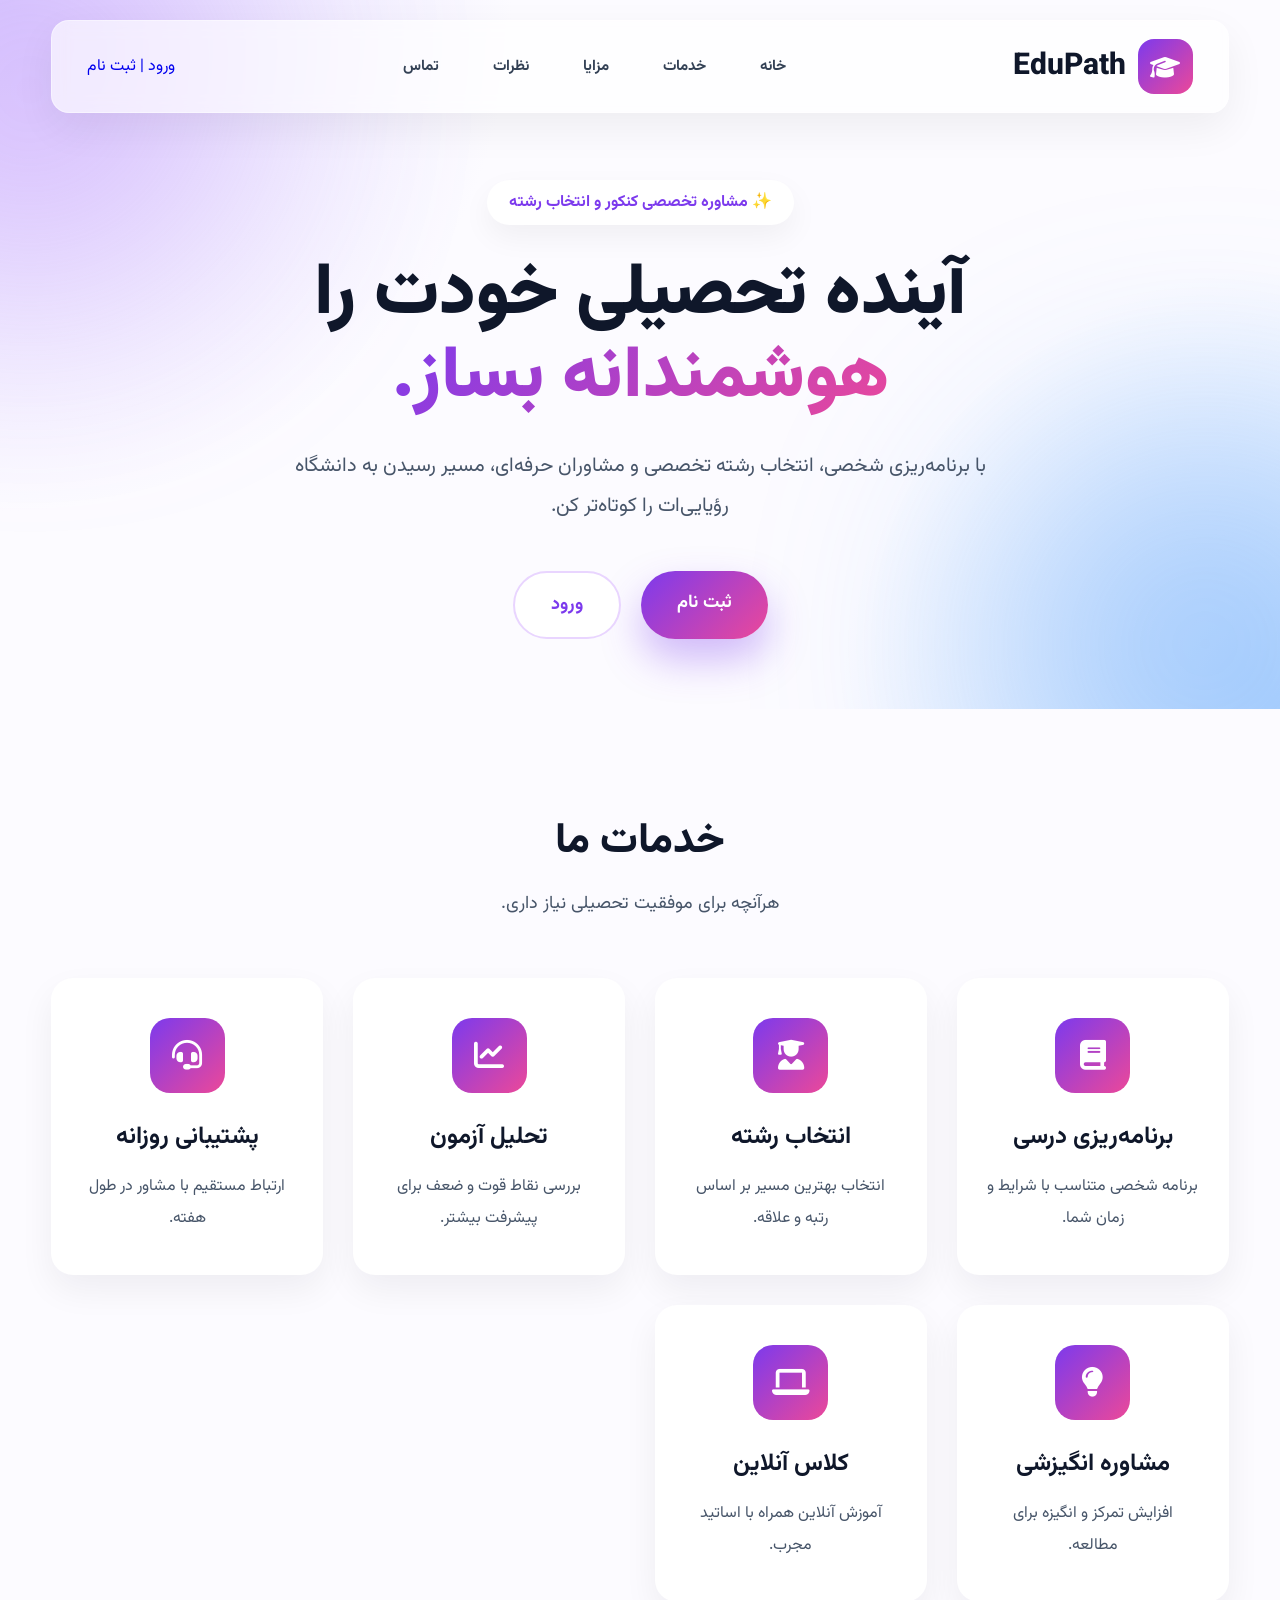
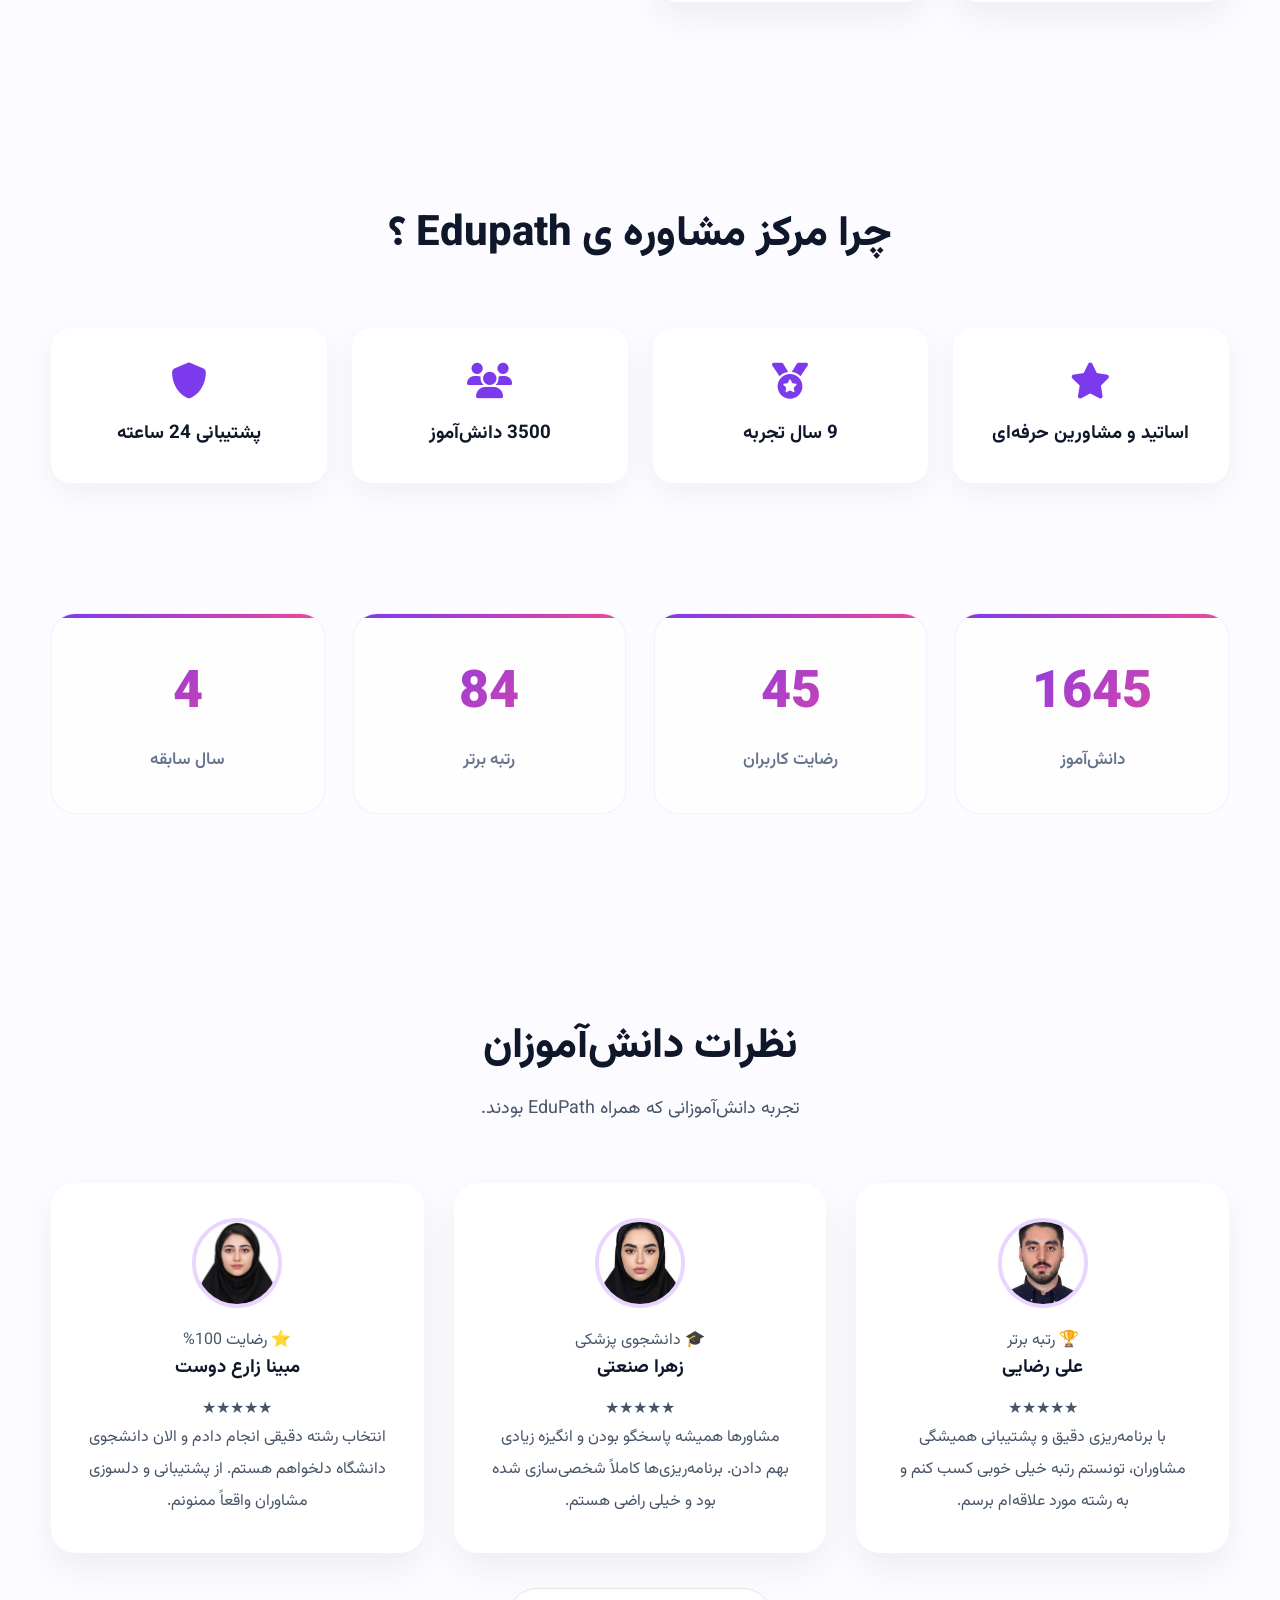
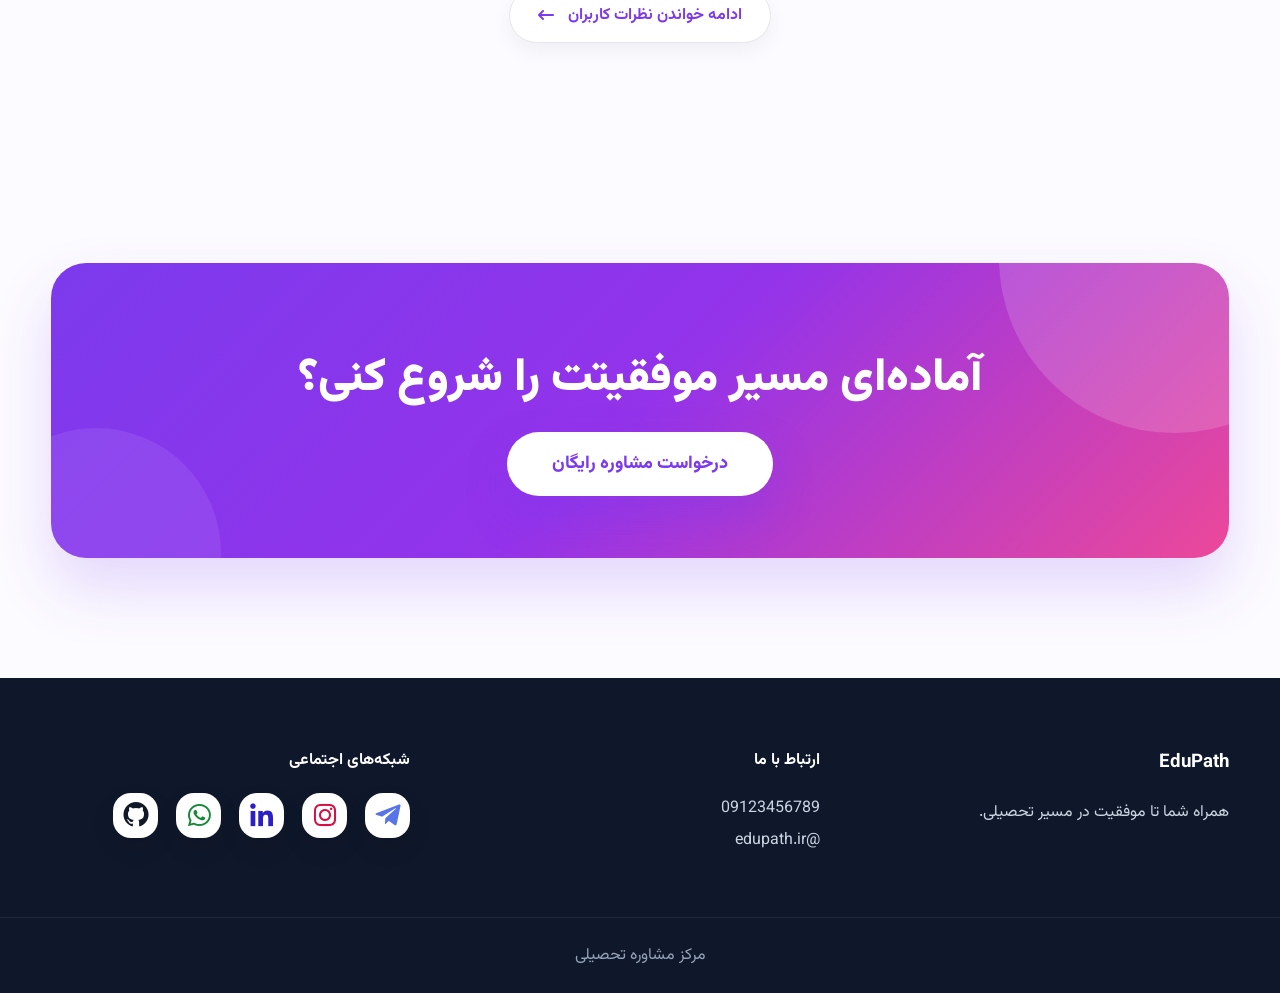
<file: index.html>
<!DOCTYPE html>
<html lang="fa" dir="rtl">

<head>
    <meta charset="UTF-8">
    <meta name="viewport" content="width=device-width, initial-scale=1.0">
    <title>مشاوره</title>
    <!-- Vazirmatn -->
    <link rel="preconnect" href="https://fonts.googleapis.com">
    <link rel="preconnect" href="https://fonts.gstatic.com" crossorigin>
<link href='https://unpkg.com/boxicons@2.1.4/css/boxicons.min.css' rel='stylesheet'>
    <link href="https://fonts.googleapis.com/css2?family=Vazirmatn:wght@300;400;500;700;800&display=swap"
        rel="stylesheet">
    <!-- Font Awesome -->
    <link rel="stylesheet"
        href="https://cdnjs.cloudflare.com/ajax/libs/font-awesome/6.6.0/css/all.min.css">
    <link rel="stylesheet" href="css/style.css">
    <link
  rel="stylesheet"
  href="https://cdn.jsdelivr.net/npm/swiper@11/swiper-bundle.min.css"
/>
</head>
<body>
    <!--start navbar  and header -->
    <header id="header">
        <div class="container">
            <a href="#" class="logo">
                <i class="fa-solid fa-graduation-cap"></i>
                EduPath
            </a>
            <nav>
                <ul class="nav-links">
                    <li><a href="#home">خانه</a></li>
                    <li><a href="#services">خدمات</a></li>
                    <li><a href="#features">مزایا</a></li>
                    <li><a href="#testimonials">نظرات</a></li>
                    <li><a href="#contact">تماس</a></li>
                </ul>
            </nav>
            <div class="header-actions">
    <a href="login.html" class="login-btn">
        ورود |
    </a>
    <a href="register.html" class="register-btn">
        ثبت نام
    </a>
</div>
            <button class="menu-btn">
                <i class="fa-solid fa-bars"></i>
            </button>
        </div>
    </header>
<!-- end navbar  -->
    <!-- start  hero -->

    <section class="hero" id="home">
        <div class="container hero-container">
            <div class="hero-text">
                <span class="badge">
                    ✨ مشاوره تخصصی کنکور و انتخاب رشته
                </span>
                <h1>
                    آینده تحصیلی خودت را
                    <span>هوشمندانه بساز.</span>
                </h1>
                <p>
                    با برنامه‌ریزی شخصی، انتخاب رشته تخصصی و مشاوران حرفه‌ای،
                    مسیر رسیدن به دانشگاه رؤیایی‌ات را کوتاه‌تر کن.
                </p>
                <div class="hero-buttons">

    <a href="register.html" class="btn primary">
        ثبت نام
    </a>

    <a href="login.html" class="btn secondary">
        ورود
    </a>

</div>
            </div>
        </div>
    </section>

    <!--START SERVICES-->
    <section class="services" id="services">
        <div class="container">
            <div class="section-title">
                <h2>خدمات ما</h2>
                <p>
                    هرآنچه برای موفقیت تحصیلی نیاز داری.
                </p>
            </div>
            <div class="service-grid">
                <div class="card">
                    <i class="fa-solid fa-book"></i>
                    <h3>برنامه‌ریزی درسی</h3>
                    <p>
                        برنامه شخصی متناسب با شرایط و زمان شما.
                    </p>
                </div>
                <div class="card">
                    <i class="fa-solid fa-user-graduate"></i>
                    <h3>انتخاب رشته</h3>
                    <p>
                        انتخاب بهترین مسیر بر اساس رتبه و علاقه.
                    </p>
                </div>
                <div class="card">
                    <i class="fa-solid fa-chart-line"></i>
                    <h3>تحلیل آزمون</h3>
                    <p>
                        بررسی نقاط قوت و ضعف برای پیشرفت بیشتر.
                    </p>
                </div>
                <div class="card">
                    <i class="fa-solid fa-headset"></i>
                    <h3>پشتیبانی روزانه</h3>
                    <p>
                        ارتباط مستقیم با مشاور در طول هفته.
                    </p>
                </div>
                <div class="card">
                    <i class="fa-solid fa-lightbulb"></i>
                    <h3>مشاوره انگیزشی</h3>
                    <p>
                        افزایش تمرکز و انگیزه برای مطالعه.
                    </p>
                </div>
                <div class="card">
                    <i class="fa-solid fa-laptop"></i>
                    <h3>کلاس آنلاین</h3>
                    <p>
                        آموزش آنلاین همراه با اساتید مجرب.
                    </p>
                </div>
            </div>
        </div>
    </section>
    <!--START FEATURES -->
    <section class="features" id="features">
        <div class="container">
            <div class="section-title">
                <h2>
  چرا  مرکز مشاوره ی Edupath ؟
                </h2>
            </div>
            <div class="feature-grid">
                <div class="feature">
                    <i class="fa-solid fa-star"></i>
                    <h3>اساتید  و مشاورین حرفه‌ای</h3>
                </div>
                <div class="feature">
                    <i class="fa-solid fa-medal"></i>
                    <h3>9 سال تجربه</h3>
                </div>
                <div class="feature">
                    <i class="fa-solid fa-users"></i>
                    <h3>3500 دانش‌آموز</h3>
                </div>
                <div class="feature">
                    <i class="fa-solid fa-shield"></i>
                    <h3> پشتیبانی 24 ساعته</h3>
                </div>
            </div>
        </div>
    </section>
    <!--start stats -->
    <section class="stats">
        <div class="container">
            <div class="stat">
                <h2>3500+</h2>
                <span>دانش‌آموز</span>
            </div>
            <div class="stat">
                <h2>96%</h2>
                <span>رضایت کاربران</span>
            </div>
            <div class="stat">
                <h2>180+</h2>
                <span>رتبه برتر</span>
            </div>
            <div class="stat">
                <h2>9</h2>
                <span>سال سابقه</span>
            </div>
        </div>
    </section>

    <!-- START TESTIMONIAL -->
<section class="testimonials" id="testimonials">
    <div class="container">
        <div class="section-title">
            <h2>نظرات دانش‌آموزان</h2>
            <p>
                تجربه دانش‌آموزانی که همراه EduPath بودند.
            </p>
        </div>
        <div class="testimonial-grid">
            <div class="review">
                <img src="images/علی.jpg" alt="علی رضایی">
                <span class="review-badge">
                    🏆 رتبه برتر
                </span>
                <h3>علی رضایی</h3>
                <div class="stars">
                    ★★★★★
                </div>
                <p>
                    با برنامه‌ریزی دقیق و پشتیبانی همیشگی مشاوران،
                    تونستم رتبه خیلی خوبی کسب کنم و به رشته مورد علاقه‌ام برسم.
                </p>
            </div>
            <div class="review">
                <img src="images/زهرا.jpg" alt="زهرا صنعتی">
                <span class="review-badge">
                    🎓 دانشجوی پزشکی
                </span>
                <h3>زهرا صنعتی</h3>
                <div class="stars">
                    ★★★★★
                </div>
                <p>
                    مشاورها همیشه پاسخگو بودن و انگیزه زیادی بهم دادن.
                    برنامه‌ریزی‌ها کاملاً شخصی‌سازی شده بود و خیلی راضی هستم.
                </p>
            </div>
            <div class="review">
                <img src="images/مبینا.jpg" alt="مبینا زارع">
                <span class="review-badge">
                    ⭐ رضایت 100%
                </span>
                <h3>مبینا زارع دوست</h3>
                <div class="stars">
                    ★★★★★
                </div>
                <p>
                    انتخاب رشته دقیقی انجام دادم و الان دانشجوی دانشگاه
                    دلخواهم هستم. از پشتیبانی و دلسوزی مشاوران واقعاً ممنونم.
                </p>
            </div>
        </div>
        <div class="reviews-more">
    <a href="reviews.html">
        ادامه خواندن نظرات کاربران
        <i class="fa-solid fa-arrow-left-long"></i>
    </a>
</div>
    </div>
</section>
    <!-- end TESTIMONIAL -->
    <!--start cta -->
    <section class="cta">
        <div class="container">
            <h2>
                آماده‌ای مسیر موفقیتت را شروع کنی؟
            </h2>
            <a href="#" class="btn primary">
                درخواست مشاوره رایگان
            </a>
        </div>
    </section>
    <!-- end cta -->

    <!-- start FOOTER -->
    <footer id="contact">
        <div class="container">
            <div>
                <h3>EduPath</h3>
                <p>
                    همراه شما تا موفقیت در مسیر تحصیلی.
                </p>
            </div>
            <div>
                <h4>ارتباط با ما</h4>
                <p>09123456789</p>
                <p>@edupath.ir</p>
            </div>
           <div>
    <h4>شبکه‌های اجتماعی</h4>
    <div class="socials">
        <ul>
            <li>
                <a href="#">
                    <i class='bx bxl-telegram telegram-icon'></i>
                </a>
            </li>
            <li>
                <a href="#">
                    <i class='bx bxl-instagram instagram-icon'></i>
                </a>
            </li>

            <li>
                <a href="#">
                    <i class='bx bxl-linkedin linkedin-icon'></i>
                </a>
            </li>

            <li>
                <a href="#">
                    <i class='bx bxl-whatsapp whatsapp-icon'></i>
                </a>
            </li>
            <li>
                <a href="#">
                    <i class='bx bxl-github github-icon'></i>
                </a>
            </li>
        </ul>
    </div>
</div>
        </div>
        <div class="copyright">
            مرکز مشاوره تحصیلی 
        </div>
    </footer>
    <!-- enf footer -->

    <script src="https://cdn.jsdelivr.net/npm/swiper@11/swiper-bundle.min.js"></script>
<script src="js/script.js"></script>
<script src="js/auth.js"></script>

</body>
</html>
</file>
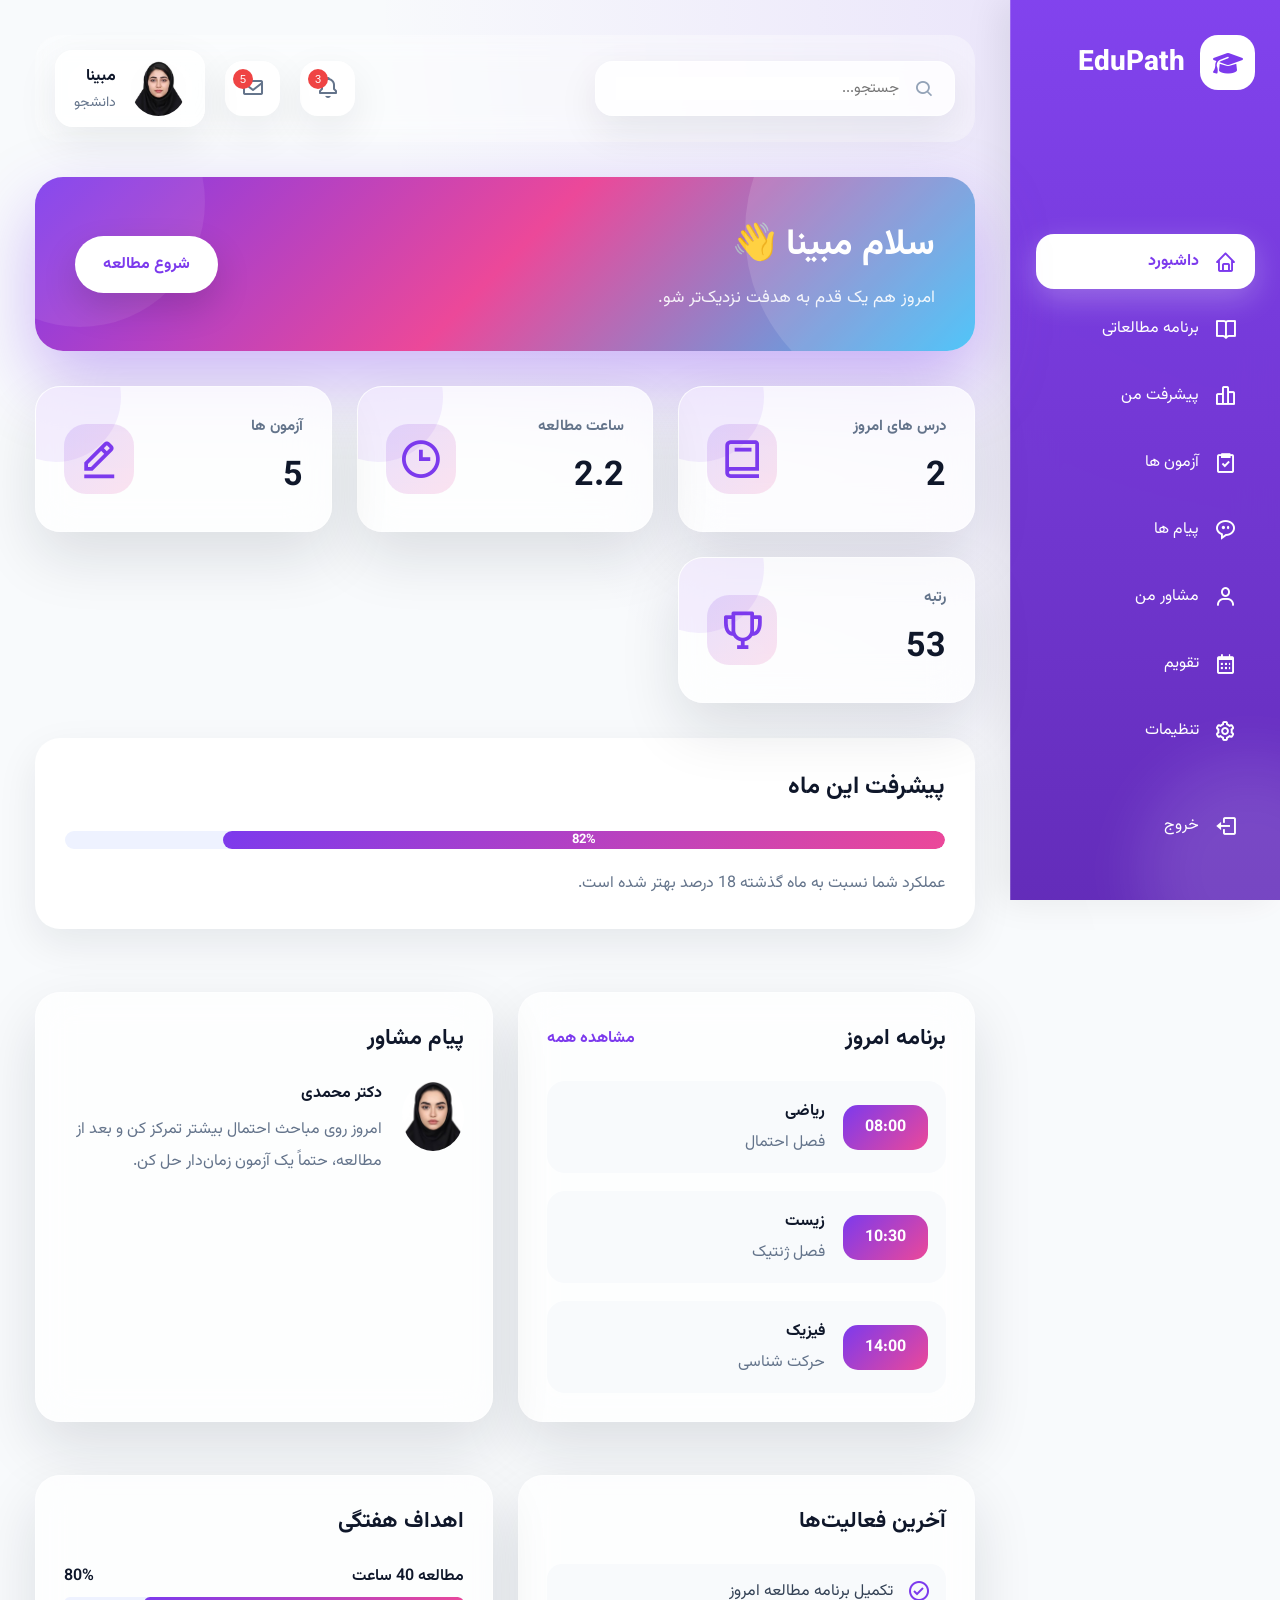
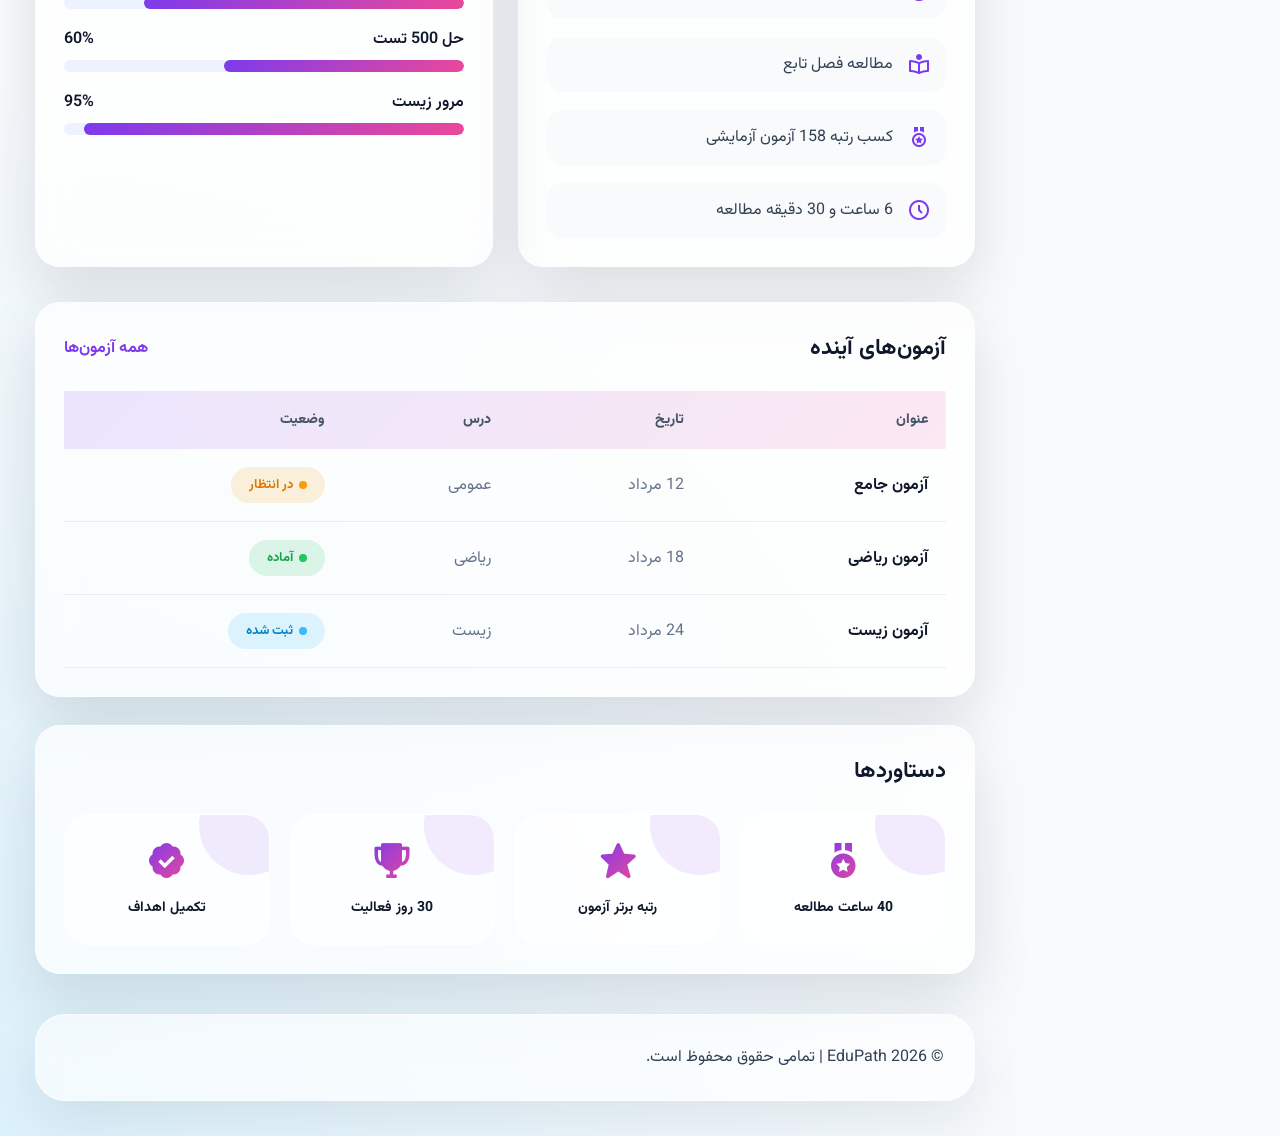
<file: dashboard.html>
<!DOCTYPE html>
<html lang="fa" dir="rtl">
<head>
    <meta charset="UTF-8">
    <meta name="viewport" content="width=device-width, initial-scale=1.0">
    <title>داشبورد | EduPath</title>
    <!-- Font -->
    <link rel="preconnect" href="https://fonts.googleapis.com">
    <link rel="preconnect" href="https://fonts.gstatic.com" crossorigin>
    <link href="https://fonts.googleapis.com/css2?family=Vazirmatn:wght@300;400;500;700;800;900&display=swap"
        rel="stylesheet">
    <link rel="stylesheet"
        href="https://cdnjs.cloudflare.com/ajax/libs/font-awesome/6.7.2/css/all.min.css">
    <!-- Boxicons -->
    <link href='https://unpkg.com/boxicons@2.1.4/css/boxicons.min.css' rel='stylesheet'>
    <!-- CSS -->
<link rel="stylesheet" href="css/dashboard.css">
<link rel="stylesheet" href="css/dashboard-premium.css">
</head>
<body>
<div class="dashboard">
<!-- SIDEBAR-->
<aside class="sidebar">
<div class="logo">
<i class="fa-solid fa-graduation-cap"></i>
<h2>EduPath</h2>
</div>
<ul class="menu">
<li class="active">
<a href="#">
<i class='bx bx-home'></i>
<span>داشبورد</span>
</a>
</li>
<li>
<a href="#">
<i class='bx bx-book-open'></i>
<span>برنامه مطالعاتی</span>
</a>
</li>
<li>
<a href="#">
<i class='bx bx-bar-chart-alt-2'></i>
<span>پیشرفت من</span>
</a>
</li>
<li>
<a href="#">
<i class='bx bx-task'></i>
<span>آزمون ها</span>
</a>
</li>
<li>
<a href="#">
<i class='bx bx-message-rounded-dots'></i>
<span>پیام ها</span>
</a>
</li>
<li>
<a href="#">
<i class='bx bx-user'></i>
<span>مشاور من</span>
</a>
</li>
<li>
<a href="#">
<i class='bx bx-calendar'></i>
<span>تقویم</span>
</a>
</li>
<li>
<a href="#">
<i class='bx bx-cog'></i>
<span>تنظیمات</span>
</a>
</li>
<li class="logout">
<a href="#">
<i class='bx bx-log-out'></i>
<span>خروج</span>
</a>
</li>
</ul>
</aside>
<main class="main-content">
<!-- HEADER -->
<header class="topbar">
<div class="search-box">
<i class='bx bx-search'></i>
<input
type="text"
placeholder="جستجو...">
</div>
<div class="top-actions">
<button>
<i class='bx bx-bell'></i>
<span class="notification">3</span>
</button>
<button>
<i class='bx bx-envelope'></i>
<span class="notification">5</span>
</button>
<div class="profile">
<img src="images/مبینا.jpg" alt="">
<div>
<h4>مبینا</h4>
<p>دانشجو</p>
</div>
</div>
</div>
</header>
<!-- WELCOME -->
<section class="welcome">
<div>
<h1>
سلام مبینا 👋
</h1>
<p>
امروز هم یک قدم به هدفت نزدیک‌تر شو.
</p>
</div>
<a href="#" class="study-btn">
شروع مطالعه
</a>
</section>
<!-- CARDS -->
<section class="cards">
<div class="card">
<div>
<h3>
درس های امروز
</h3>
<h2>
5
</h2>
</div>
<i class='bx bx-book'></i>
</div>
<div class="card">
<div>
<h3>
ساعت مطالعه
</h3>
<h2>
6.5
</h2>
</div>
<i class='bx bx-time'></i>
</div>
<div class="card">
<div>
<h3>
آزمون ها
</h3>
<h2>
12
</h2>
</div>
<i class='bx bx-edit-alt'></i>
</div>
<div class="card">
<div>
<h3>رتبه
</h3>
<h2>
158
</h2>
</div>
<i class='bx bx-trophy'></i>
</div>
</section>
<!-- PROGRESS -->
<section class="progress-section">
<div class="progress-card">
<h2>
پیشرفت این ماه
</h2>
<div class="progress-bar">
<div class="progress">
82%
</div>
</div>
<p>
عملکرد شما نسبت به ماه گذشته
18 درصد بهتر شده است.
</p>
</div>
        </section>
        <!-- 
             CONTENT GRID-->

        <section class="dashboard-grid">
            <div class="dashboard-card">
                <div class="card-header">
                    <h2>برنامه امروز</h2>
                    <a href="#">مشاهده همه</a>
                </div>
                <div class="schedule">
                    <div class="schedule-item">
                        <div class="time">
                            08:00
                        </div>
                        <div class="lesson">
                            <h4>ریاضی</h4>
                            <p>فصل احتمال</p>
                        </div>
                    </div>

                    <div class="schedule-item">
                        <div class="time">
                            10:30
                        </div>
                        <div class="lesson">
                            <h4>زیست</h4>
                            <p>فصل ژنتیک</p>
                        </div>
                    </div>
                    <div class="schedule-item">
                        <div class="time">
                            14:00
                        </div>
                        <div class="lesson">
                            <h4>فیزیک</h4>
                            <p>حرکت شناسی</p>
                        </div>
                    </div>
                </div>
            </div>
            <!-- پیام مشاور -->
            <div class="dashboard-card">
                <div class="card-header">
                    <h2>پیام مشاور</h2>
                </div>
                <div class="advisor-box">
                    <img src="images/زهرا.jpg" alt="Advisor">
                    <div>
                        <h4>دکتر محمدی</h4>
                        <p>
                            امروز روی مباحث احتمال بیشتر تمرکز کن و بعد از مطالعه، حتماً یک آزمون زمان‌دار حل کن.
                     </p>
                    </div>
                </div>
            </div>
            <div class="dashboard-card">
                <div class="card-header">
                    <h2>آخرین فعالیت‌ها</h2>
                </div>
                <ul class="activity-list">
                    <li>
                        <i class='bx bx-check-circle'></i>
                        تکمیل برنامه مطالعه امروز
                    </li>

                    <li>
                        <i class='bx bx-book-reader'></i>
                        مطالعه فصل تابع
                    </li>
                    <li>
                        <i class='bx bx-medal'></i>
                        کسب رتبه 158 آزمون آزمایشی
                    </li>
                    <li>
                        <i class='bx bx-time-five'></i>
                        6 ساعت و 30 دقیقه مطالعه
                    </li>
                </ul>
            </div>
            <div class="dashboard-card">
                <div class="card-header">
                    <h2>اهداف هفتگی</h2>
                </div>
                <div class="goal">
                    <span>مطالعه 40 ساعت</span>
                    <span>80%</span>
                </div>
                <div class="goal-bar">
                    <div style="width:80%"></div>
                </div>
                <div class="goal">
                    <span>حل 500 تست</span>
                    <span>60%</span>
                </div>
                <div class="goal-bar">
                    <div style="width:60%"></div>
                </div>
                <div class="goal">
                    <span>مرور زیست</span>
                    <span>95%</span>
                </div>
                <div class="goal-bar">
                    <div style="width:95%"></div>
                </div>
            </div>
        </section>
        <!--  EXAMS-->

        <section class="dashboard-card table-card">
            <div class="card-header">
                <h2>آزمون‌های آینده</h2>
                <a href="#">همه آزمون‌ها</a>
            </div>
            <table>
                <thead>
                    <tr>
                        <th>عنوان</th>
                        <th>تاریخ</th>
                        <th>درس</th>
                        <th>وضعیت</th>
                    </tr>
                </thead>
                <tbody>
                    <tr>
                        <td>آزمون جامع</td>
                        <td>12 مرداد</td>
                        <td>عمومی</td>
                        <td>
                            <span class="status waiting">
                                در انتظار
                         </span>
                        </td>
                    </tr>
                    <tr>
                        <td>آزمون ریاضی</td>
                        <td>18 مرداد</td>
                        <td>ریاضی</td>
                        <td>
                            <span class="status ready">
                                آماده
                            </span>
                        </td>
                    </tr>
                    <tr>
                        <td>آزمون زیست</td>
                        <td>24 مرداد</td>
                        <td>زیست</td>
                        <td>
                            <span class="status done">
                                ثبت شده
                            </span>
                        </td>
                    </tr>
                </tbody>
            </table>
        </section>
        <!-- ACHIEVEMENTS-->
        <section class="dashboard-card">
            <div class="card-header">
                <h2>دستاوردها</h2>
            </div>
            <div class="achievements">
                <div class="achievement">
                    <i class='bx bxs-medal'></i>
                    <h3>40 ساعت مطالعه</h3>
                </div>
                <div class="achievement">
                    <i class='bx bxs-star'></i>
                    <h3>رتبه برتر آزمون</h3>
                </div>
                <div class="achievement">
                    <i class='bx bxs-trophy'></i>
                    <h3>30 روز فعالیت</h3>
                </div>
                <div class="achievement">
                    <i class='bx bxs-badge-check'></i>
                    <h3>تکمیل اهداف</h3>
                </div>
            </div>
        </section>
        <!--START FOOTER-->
        <footer class="dashboard-footer">
            <p>
                © 2026 EduPath | تمامی حقوق محفوظ است.
            </p>
        </footer>
    </main>
</div>
<script src="js/dashboard.js"></script>
</body>
</html>
</file>
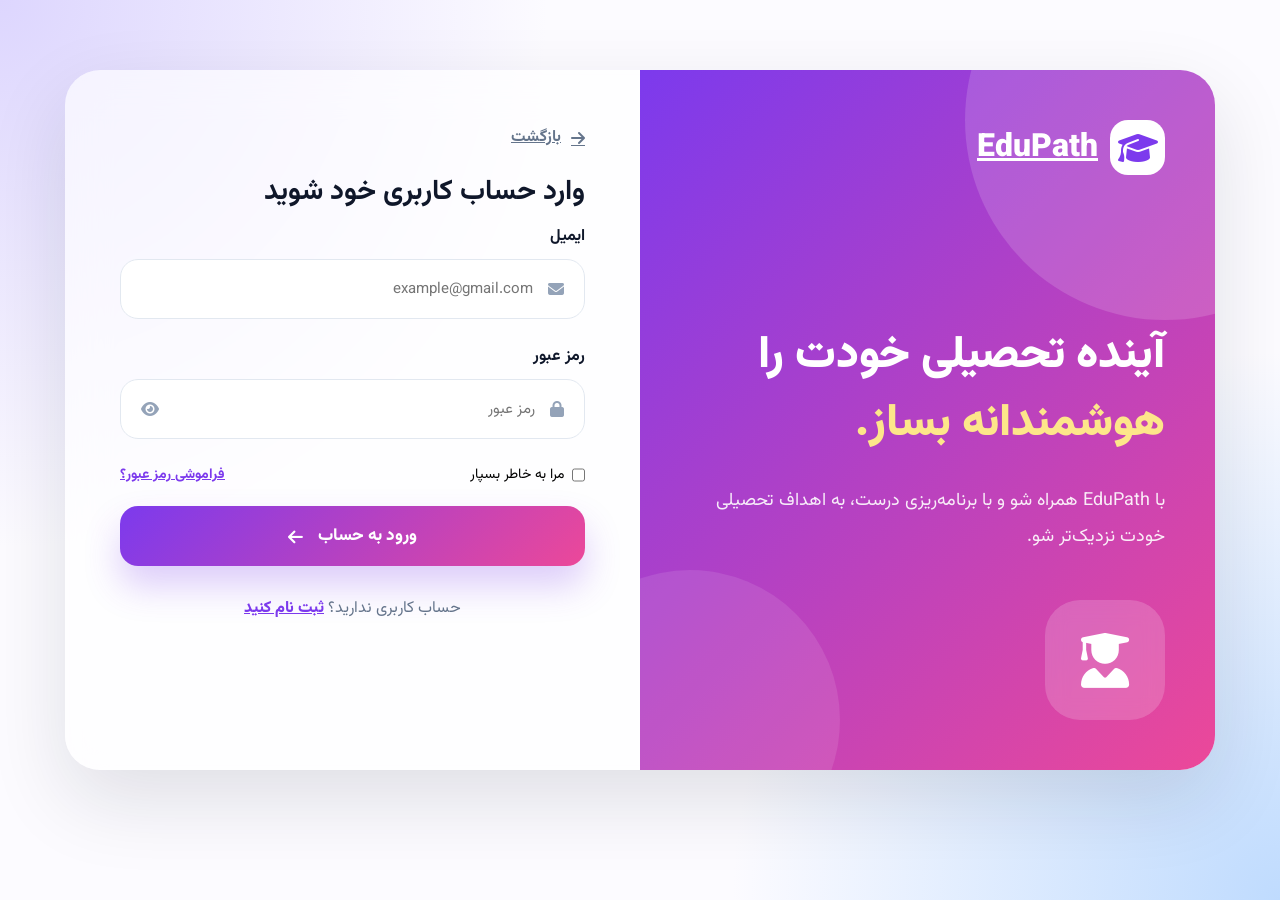
<file: login.html>
<!DOCTYPE html>
<html lang="fa" dir="rtl">
<head>
    <meta charset="UTF-8">
    <meta name="viewport" content="width=device-width, initial-scale=1.0">
    <title>ورود | EduPath</title>
    <!-- Font -->
    <link rel="preconnect" href="https://fonts.googleapis.com">
    <link rel="preconnect" href="https://fonts.gstatic.com" crossorigin>
    <link href="https://fonts.googleapis.com/css2?family=Vazirmatn:wght@400;500;700;800;900&display=swap" rel="stylesheet">
    <!-- Font Awesome -->
    <link rel="stylesheet"
        href="https://cdnjs.cloudflare.com/ajax/libs/font-awesome/6.6.0/css/all.min.css">
    <!-- Auth CSS -->
    <link rel="stylesheet" href="css/auth.css">
</head>
<body>
<div class="auth-container">
    <div class="auth-banner">
        <a href="index.html" class="auth-logo">
            <i class="fa-solid fa-graduation-cap"></i>EduPath
        </a>
        <div class="banner-content">
            <h1>
                آینده تحصیلی خودت را
                <span>هوشمندانه بساز.</span>
            </h1>
            <p>
                با EduPath همراه شو و با برنامه‌ریزی درست،
                به اهداف تحصیلی خودت نزدیک‌تر شو.
            </p>
            <div class="banner-icon">
                <i class="fa-solid fa-user-graduate"></i>
            </div>
        </div>
    </div>
    <!-- RIGHT SIDE -->
    <div class="auth-box">
        <a href="index.html" class="back-home">
            <i class="fa-solid fa-arrow-right"></i>
            بازگشت
        </a>
        <div class="form-header">
            <h2>
                وارد حساب کاربری خود شوید
            </h2>
        </div>

        <form id="loginForm">
            <div class="input-group">
                <label>
                    ایمیل
                </label>
                <div class="input-box">
                    <i class="fa-solid fa-envelope"></i>
                    <input 
                    type="email"
                    id="email"
                    placeholder="example@gmail.com">
                </div>
            </div>
            <div class="input-group">
                <label>
                    رمز عبور
                </label>
                <div class="input-box">
                    <i class="fa-solid fa-lock"></i>
                    <input 
                    type="password"
                    id="password"
                    placeholder="رمز عبور">
                    <i class="fa-solid fa-eye toggle-password"></i>
                </div>
            </div>

            <div class="form-options">
                <label class="remember">
                    <input type="checkbox">
                    مرا به خاطر بسپار
                </label>
                <a href="#">
                    فراموشی رمز عبور؟
                </a>
            </div>
            <button class="auth-btn">
                ورود به حساب
                <i class="fa-solid fa-arrow-left"></i>
            </button>
            <div class="switch-page">
                حساب کاربری ندارید؟
                <a href="register.html">
                    ثبت نام کنید
                </a>
            </div>
        </form>
    </div>
</div>
<script src="js/auth.js"></script>
</body>
</html>
</file>
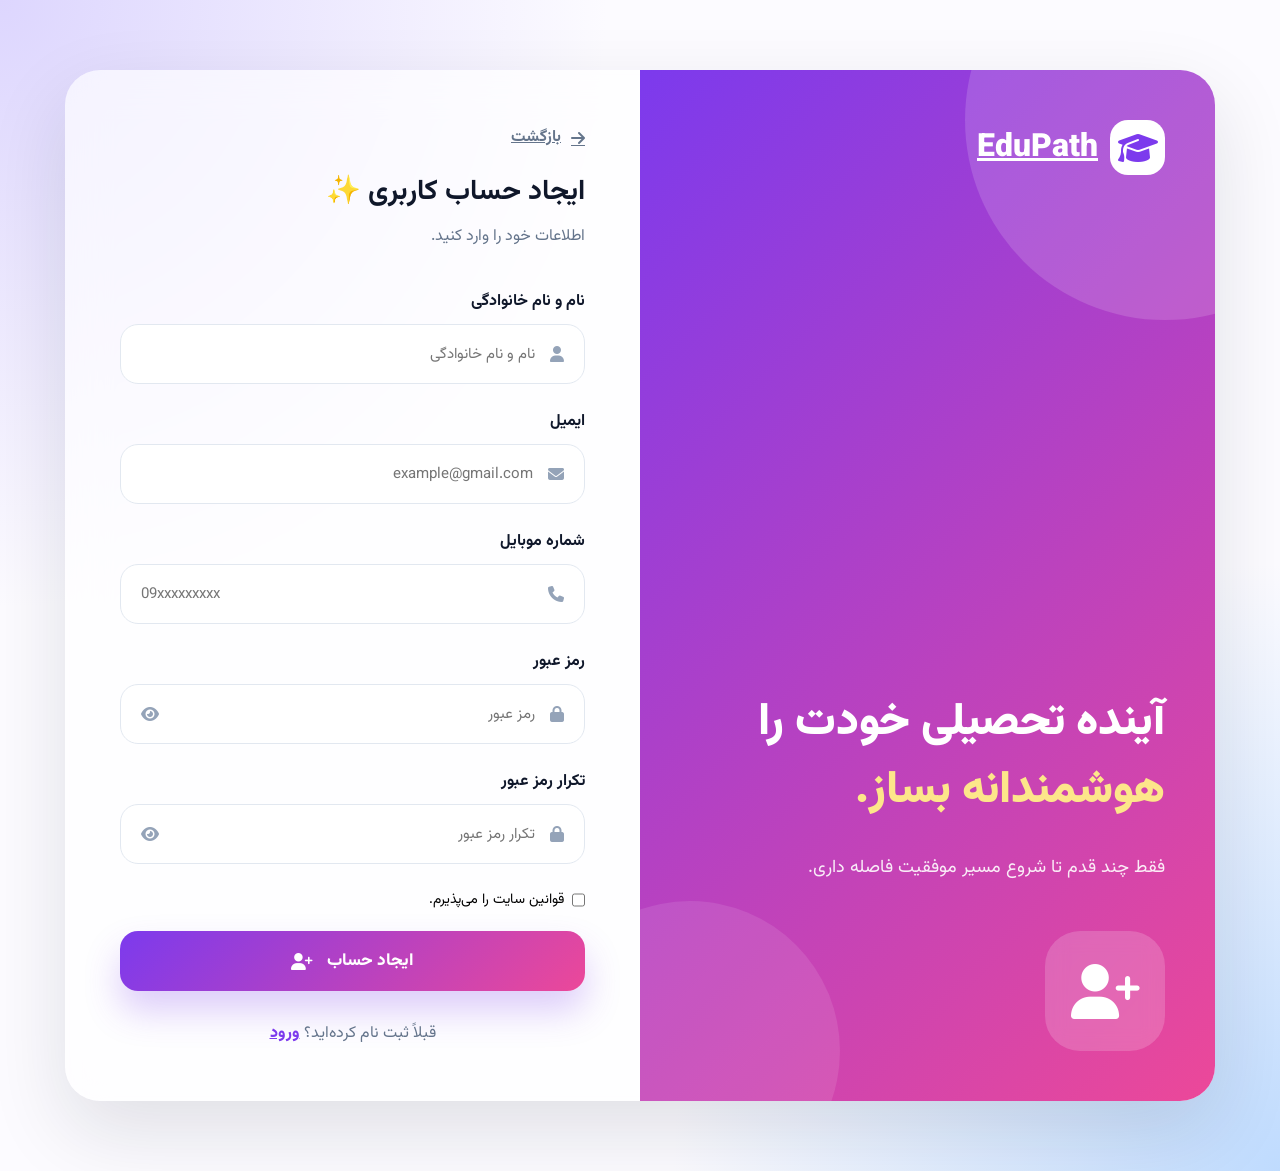
<file: register.html>
<!DOCTYPE html>
<html lang="fa" dir="rtl">
<head>
    <meta charset="UTF-8">
    <meta name="viewport" content="width=device-width, initial-scale=1.0">
    <title>ثبت نام | EduPath</title>
    <!-- Font -->
    <link rel="preconnect" href="https://fonts.googleapis.com">
    <link rel="preconnect" href="https://fonts.gstatic.com" crossorigin>
    <link href="https://fonts.googleapis.com/css2?family=Vazirmatn:wght@400;500;700;800;900&display=swap"
        rel="stylesheet">
    <!-- Font Awesome -->
    <link rel="stylesheet"
        href="https://cdnjs.cloudflare.com/ajax/libs/font-awesome/6.6.0/css/all.min.css">
    <link rel="stylesheet" href="css/auth.css">
</head>
<body>
<div class="auth-container">
    <div class="auth-banner">
        <a href="index.html" class="auth-logo">
            <i class="fa-solid fa-graduation-cap"></i>
            EduPath
        </a>
        <div class="banner-content">
            <h1>
                آینده تحصیلی خودت را
                <span>هوشمندانه بساز.</span>
            </h1>
            <p>
                فقط چند قدم تا شروع مسیر موفقیت فاصله داری.
            </p>
            <div class="banner-icon">
                <i class="fa-solid fa-user-plus"></i>
            </div>
        </div>
    </div>
    <div class="auth-box">
        <a href="index.html" class="back-home">
            <i class="fa-solid fa-arrow-right"></i>
            بازگشت
        </a>
        <div class="form-header">
            <h2>
                ایجاد حساب کاربری ✨
            </h2>
            <p>
                اطلاعات خود را وارد کنید.
            </p>
        </div>
        <form id="registerForm">
            <div class="input-group">
                <label>نام و نام خانوادگی</label>
                <div class="input-box">
                    <i class="fa-solid fa-user"></i>
                    <input
                        type="text"
                        id="fullname"
                        placeholder="نام و نام خانوادگی">
                </div>
            </div>
            <div class="input-group">
                <label>ایمیل</label>
                <div class="input-box">
                    <i class="fa-solid fa-envelope"></i>
                    <input
                        type="email"
                        id="email"
                        placeholder="example@gmail.com">
                </div>
            </div>
            <div class="input-group">
                <label>شماره موبایل</label>
                <div class="input-box">
                    <i class="fa-solid fa-phone"></i>
                    <input
                        type="tel"
                        id="phone"
                        placeholder="09xxxxxxxxx">
                </div>
            </div>
            <!--start PASSWORD -->
            <div class="input-group">
                <label>رمز عبور</label>
                <div class="input-box">
                    <i class="fa-solid fa-lock"></i>
                    <input
                        type="password"
                        id="password"
                        placeholder="رمز عبور">
                    <i class="fa-solid fa-eye toggle-password"></i>
                </div>
            </div>
            <div class="input-group">
                <label>تکرار رمز عبور</label>
                <div class="input-box">
                    <i class="fa-solid fa-lock"></i>
                    <input
                        type="password"
                        id="confirmPassword"
                        placeholder="تکرار رمز عبور">
                    <i class="fa-solid fa-eye toggle-confirm"></i>
                </div>
            </div>
            <div class="form-options">
                <label class="remember">
                    <input type="checkbox" id="terms">
                    قوانین سایت را می‌پذیرم.

                </label>
            </div>
            <button class="auth-btn" type="submit">
                ایجاد حساب
                <i class="fa-solid fa-user-plus"></i>
            </button>
            <div class="switch-page">
                قبلاً ثبت نام کرده‌اید؟
                <a href="login.html">
                    ورود
                </a>
            </div>
        </form>
    </div>
</div>
<script src="js/auth.js"></script>
</body>
</html>
</file>
<file: css/style.css>
/* start normalization */
:root{
    --primary:#6D28D9;
    --secondary:#EC4899;
    --accent:#60A5FA;
    --dark:#0F172A;
    --text:#475569;
    --bg:#FCFBFF;
    --white:#ffffff;
    --radius:22px;
    --shadow:
    0 20px 45px rgba(109,40,217,.18);
}
/*end normalization */
*{
margin:0;
padding:0;
box-sizing:border-box;}

html{
scroll-behavior:smooth;}
body{
font-family:"Vazirmatn",sans-serif;
background:var(--bg);
color:var(--text);
overflow-x:hidden;}

img{
display:block;
max-width:100%;}
a{
text-decoration:none;
}

.container{
width:min(1200px,92%);
margin:auto;}

/* start css headers */
header{
position:fixed;
top:20px;
left:0;
width:100%;
z-index:1000;}
header .container{
background:rgba(255,255,255,.65);
backdrop-filter:blur(8px);
border:1px solid rgba(255,255,255,.4);
border-radius:18px;
padding:18px 35px;
display:flex;
justify-content:space-between;
align-items:center;
box-shadow:0 15px 40px rgba(0,0,0,.06);
}

.logo{
font-size:30px;
font-weight:800;
display:flex;
gap:12px;
align-items:center;
color:var(--dark);
}

.logo i{
width:55px;
height:55px;
display:flex;
justify-content:center;
align-items:center;
border-radius:16px;
background:linear-gradient(135deg,#7C3AED,#EC4899);
color:white;
font-size:24px;
}
.nav-links{
display:flex;
align-items:center;
gap:18px;
list-style:none;
}
.nav-links a{
padding:10px 18px;
border-radius:14px;
font-size:15px;
font-weight:700;
color:#334155;
transition:.35s;
display:flex;
align-items:center;
gap:8px;
}
.nav-links a:hover{
color:var(--primary);
}

.menu-btn{
display:none;
background:none;
border:none;
font-size:28px;
cursor:pointer;}
/* end css headers */

/* start hero */

.hero{
padding-top:180px;
padding-bottom:70px;
position:relative;
overflow:hidden;
text-align:center;
background:
radial-gradient(circle at left top,#DDD6FE 0%,transparent 35%),
radial-gradient(circle at right bottom,#BFDBFE 0%,transparent 30%),
#FCFBFF;}

.hero::before{
content:"";
position:absolute;
width:420px;
height:420px;
border-radius:50%;
background:#C084FC;
left:-180px;
top:-120px;
filter:blur(120px);
opacity:.35;}

.hero::after{
content:"";
position:absolute;
width:450px;
height:450px;
border-radius:50%;
background:#60A5FA;
right:-150px;
bottom:-160px;
filter:blur(120px);
opacity:.35;}

.hero-container{
display:flex;
flex-direction:column;
align-items:center;
position:relative;
z-index:10;}

.hero-text{
max-width:760px;}

.badge{
display:inline-flex;
align-items:center;
gap:10px;
padding:10px 22px;
border-radius:50px;
background:white;
box-shadow:0 12px 30px rgba(0,0,0,.05);
font-weight:700;
color:#7C3AED;
margin-bottom:30px;}

.hero h1{
font-size:72px;
line-height:1.15;
font-weight:900;
color:var(--dark);
margin-bottom:25px;}

.hero h1 span{
background:
linear-gradient(135deg,#7C3AED,#EC4899);
-webkit-background-clip:text;
color:transparent;}

.hero p{
font-size:20px;
line-height:2;
max-width:700px;
margin:auto;
margin-bottom:45px;}

.hero-buttons{
display:flex;
justify-content:center;
gap:20px;
flex-wrap:wrap;}

.btn{
padding:18px 36px;
border-radius:60px;
font-weight:700;
font-size:18px;
transition:.35s;}

.primary{
background:linear-gradient(135deg,#7C3AED,#EC4899);
color:white;
box-shadow:0 20px 40px rgba(124,58,237,.35);}

.secondary{
background:white;
color:#7C3AED;
border:2px solid #E9D5FF;}

.btn:hover{
transform:translateY(-2px);}

.hero-image{
margin-top:80px;}

.hero-image img{
width:min(980px,100%);
margin:auto;
filter:
drop-shadow(0 40px 60px rgba(124,58,237,.18));
animation:float 5s ease-in-out infinite;}

@keyframes float{
50%{
transform:translateY(-20px);}

}
 /* start SECTION TITLE */
section{
    padding:100px 0;
}

.section-title{
    text-align:center;
    margin-bottom:60px;
}

.section-title h2{
    font-size:42px;
    color:var(--dark);
    margin-bottom:15px;
    font-weight:800;
}

.section-title p{
    font-size:18px;
    color:var(--text);
}

/*START SERVICES*/
.service-grid{
    display:grid;
    grid-template-columns:repeat(auto-fit,minmax(260px,1fr));
    gap:30px;
}

.card{
    background:var(--white);
    border-radius:var(--radius);
    padding:40px 30px;
    text-align:center;
    transition:.35s;
    box-shadow:0 15px 35px rgba(15,23,42,.06);
}

.card:hover{
    transform:translateY(-5px);
    box-shadow:0 25px 45px rgba(109,40,217,.18);
}

.card i{
    width:75px;
    height:75px;
    margin:auto;
    margin-bottom:25px;
    border-radius:20px;
    display:flex;
    justify-content:center;
    align-items:center;
    font-size:30px;
    color:white;
    background:linear-gradient(135deg,#7C3AED,#EC4899);
}

.card h3{
    color:var(--dark);
    margin-bottom:15px;
    font-size:24px;
}

.card p{
    line-height:2;
}
/*END SERVICES*/
/*start FEATURES*/
.feature-grid{
    display:grid;
    grid-template-columns:repeat(auto-fit,minmax(220px,1fr));
    gap:25px;
}

.feature{
    background:white;
    border-radius:20px;
    padding:35px;
    text-align:center;
    transition:.35s;
    box-shadow:0 10px 30px rgba(0,0,0,.05);
}

.feature:hover{
    transform:translateY(-5px);
}

.feature i{
    font-size:36px;
    color:#7C3AED;
    margin-bottom:20px;
}

.feature h3{
    color:var(--dark);
}

/*start STATS*/

.stats{
    padding-top:30px;
}

.stats .container{
    display:grid;
    grid-template-columns:repeat(auto-fit,minmax(220px,1fr));
    gap:28px;
}

.stat{
    background:rgba(255,255,255,.75);
    backdrop-filter:blur(15px);
    border:1px solid rgba(124,58,237,.08);
    border-radius:24px;
    padding:40px 20px;
    text-align:center;
    transition:.35s;
    position:relative;
    overflow:hidden;
}

.stat::before{
content:"";
position:absolute;
top:0;
left:0;
width:100%;
height:4px;
background:linear-gradient(90deg,#7C3AED,#EC4899);}

.stat:hover{
transform:translateY(-5px);
box-shadow:0 25px 45px rgba(124,58,237,.12);}

.stat h2{
font-size:52px;
font-weight:900;
background:linear-gradient(135deg,#7C3AED,#EC4899);
-webkit-background-clip:text;
color:transparent;
margin-bottom:12px;}

.stat span{
font-size:17px;
font-weight:600;
color:#64748B;
}
/* start TESTIMONIAL*/
.testimonial-grid{
    display:grid;
    grid-template-columns:repeat(auto-fit,minmax(300px,1fr));
    gap:30px;
}
.review{
    background:white;
    padding:35px;
    border-radius:24px;
    text-align:center;
    box-shadow:0 15px 35px rgba(0,0,0,.06);
    transition:.35s;
}
.review:hover{
    transform:translateY(-6px);
}
.review img{
    width:90px;
    height:90px;
    border-radius:50%;
    object-fit:cover;
    margin:auto;
    margin-bottom:20px;
    border:4px solid #E9D5FF;
}

.review h3{
    color:var(--dark);
    margin-bottom:15px;
}
.review p{
    line-height:2;
}
.reviews-more{
margin-top:35px;
display:flex;
justify-content:center;
}

.reviews-more a{
display:flex;
align-items:center;
gap:14px;
padding:14px 28px;
border:1px solid #E5E7EB;
border-radius:50px;
background:#fff;
color:#7C3AED;
font-weight:700;
transition:.35s;
box-shadow:0 8px 20px rgba(0,0,0,.05);

}
.reviews-more a:hover{
transform:translateY(-3px);
border-color:#bc9cf3;
box-shadow:0 18px 35px rgba(124,58,237,.15);
}

.reviews-more span{
font-size:22px;
}
/* end TESTIMONIAL */

/*start  CTA*/

.cta{
padding:120px 0;
background:#FCFBFF;}

.cta .container{
background:linear-gradient(135deg,#7C3AED,#9333EA,#EC4899);
border-radius:35px;
padding:80px 60px;
text-align:center;
position:relative;
overflow:hidden;
box-shadow:0 30px 60px rgba(124,58,237,.18);
}

.cta .container::before{
content:"";
position:absolute;
width:350px;
height:350px;
background:rgba(255,255,255,.15);
border-radius:50%;
top:-180px;
right:-120px;
}

.cta .container::after{
content:"";
position:absolute;
width:250px;
height:250px;
background:rgba(255,255,255,.08);
border-radius:50%;
bottom:-120px;
left:-80px;
}

.cta h2{
position:relative;
z-index:2;
font-size:46px;
font-weight:900;
color:white;
margin-bottom:35px;
}

.cta .btn{
position:relative;
z-index:2;
background:white;
color:#7C3AED;
padding:18px 45px;
border-radius:60px;
font-size:18px;
font-weight:800;
transition:.35s;
}

.cta .btn:hover{
transform:translateY(-5px);
box-shadow:0 18px 40px rgba(255,255,255,.25);
}

/* start FOOTER */

footer{
    background:#0F172A;
    color:#CBD5E1;
    padding-top:70px;
}
footer .container{
    display:grid;
    grid-template-columns:repeat(auto-fit,minmax(250px,1fr));
    gap:50px;
}
footer h3,
footer h4{
    color:white;
    margin-bottom:20px;
}
footer p{
    line-height:2;
}
/* ICONS ha*/

.socials ul{
display:flex;
align-items:center;
gap:18px;
padding:0;
margin-top:20px;
list-style:none;
}

.socials a{
text-decoration:none;
}

.socials i{
width:45px;
height:45px;
display:flex;
justify-content:center;
align-items:center;
border-radius:18px;
font-size:30px;
background:#fff;
box-shadow:0 10px 25px rgba(0,0,0,.08);
transition:.45s;
cursor:pointer;
}
.telegram-icon{
color:#5774E9;
}

.telegram-icon:hover{
background:#5774E9;
color:#fff;
transform:rotate(360deg) scale(1.1);
box-shadow:0 15px 35px rgba(87,116,233,.45);
}
/* start icon Instagram */
.instagram-icon{
color:#D80D43;
}

.instagram-icon:hover{
background:#D80D43;
color:#fff;
transform:rotate(360deg) scale(1.1);
box-shadow:0 15px 35px rgba(216,13,67,.45);
}

/* start Linkedin */

.linkedin-icon{
color:#2D1FC7;
}

.linkedin-icon:hover{
background:#2D1FC7;
color:#fff;
transform:rotate(360deg) scale(1.1);
box-shadow:0 15px 35px rgba(45,31,199,.45);
}

/* start WhatsApp */
.whatsapp-icon{
color:#158836;
}

.whatsapp-icon:hover{
background:#158836;
color:#fff;
transform:rotate(360deg) scale(1.1);
box-shadow:0 15px 35px rgba(21,136,54,.45);
}

/*start icon Github */

.github-icon{
color:#111827;
}

.github-icon:hover{
background:#111827;
color:#fff;
transform:rotate(360deg) scale(1.1);
box-shadow:0 15px 35px rgba(0,0,0,.45);}

.copyright{
    border-top:1px solid rgba(255,255,255,.08);
    margin-top:60px;
    text-align:center;
    padding:25px;
    color:#94A3B8;
}
/* end footer */

/*start responsive*/

@media(max-width:992px){
.hero h1{
    font-size:56px;
}
.section-title h2{
    font-size:34px;
}
.cta h2{
    font-size:34px;
}}

@media(max-width:768px){
header{
    top:10px;
}
header .container{
    padding:15px 20px;
}
.nav-links{
    display:none;
}
.menu-btn{
    display:block;
}
.hero{
    padding-top:150px;
}
.hero h1{
    font-size:42px;
}
.hero p{
    font-size:17px;
}
.btn{
    width:100%;
    text-align:center;
}
.badge{
    font-size:14px;
}
.section-title h2{
    font-size:30px;
}
.stat h2{
    font-size:42px;
}
.cta h2{
    font-size:30px;
}}

@media(max-width:500px){
.hero h1{
    font-size:34px;
}
.logo{
    font-size:24px;
}
.logo i{
    width:45px;
    height:45px;
    font-size:20px;
}
.card,
.feature,
.review{
    padding:28px;
}}



/* برای کارکردن انیمیشن های جاوا */

.hidden{
opacity:0;
transform:translateY(50px);
transition:.8s;
}
.show{
opacity:1;
transform:translateY(0);
}

@media(max-width:768px){
.nav-links{
position:absolute;
top:90px;
right:0;
width:100%;
background:white;
border-radius:20px;
padding:25px;
display:flex;
flex-direction:column;
box-shadow:0 20px 40px rgba(0,0,0,.1);
opacity:0;
pointer-events:none;
transform:translateY(-20px);
transition:.35s;}

.nav-links.active{
opacity:1;
pointer-events:auto;
transform:translateY(0);
}
}
header.scrolled .container{
background:white;
box-shadow:
0 20px 40px rgba(0,0,0,.12);
}
</file>
<file: css/dashboard.css>
/* CSS EduPath Dashboard*/
*{
    margin:0;
    padding:0;
    box-sizing:border-box;
}
html{
    scroll-behavior:smooth;
}
body{
    font-family:"Vazirmatn",sans-serif;
    background:#F6F8FC;
    color:#334155;
    overflow-x:hidden;
}
/* VARIABLES */
:root{
    --primary:#6D28D9;
    --secondary:#EC4899;
    --accent:#60A5FA;
    --dark:#0F172A;
    --text:#64748B;
    --white:#ffffff;
    --border:#E2E8F0;
    --bg:#F6F8FC;
    --success:#22C55E;
    --warning:#F59E0B;
    --danger:#EF4444;
    --shadow:0 15px 40px rgba(15,23,42,.08);
}
/*LAYOUT*/
.dashboard{
    display:flex;
    min-height:100vh;
}



/* SIDEBAR*/
.sidebar{
    width:270px;
    background:
    linear-gradient(180deg,#7C3AED,#5B21B6);
    color:white;
    padding:35px 25px;
    display:flex;
    flex-direction:column;
    justify-content:space-between;
    position:fixed;
    top:0;
    right:0;
    height:100vh;
    box-shadow:-10px 0 35px rgba(0,0,0,.08);
}
.logo{
    display:flex;
    align-items:center;
    gap:15px;
    margin-bottom:50px;
}
.logo i{
    width:55px;
    height:55px;
    border-radius:18px;
    background:white;
    color:#7C3AED;
    display:flex;
    align-items:center;
    justify-content:center;
    font-size:24px;
}
.logo h2{
    font-size:28px;
    font-weight:800;
}



/*MENU */
.menu{
    list-style:none;
}
.menu li{
    margin-bottom:12px;
}
.menu li a{
    display:flex;
    align-items:center;
    gap:15px;
    color:white;
    text-decoration:none;
    padding:15px 18px;
    border-radius:18px;
    transition:.35s;
}
.menu li a i{
    font-size:23px;
}
.menu li:hover a{
    background:rgba(255,255,255,.15);
    transform:translateX(-6px);
}
.menu .active a{
    background:white;
    color:#7C3AED;
    font-weight:700;
}
.logout{
    margin-top:40px;
}



/*MAIN */
.main-content{
    width:calc(100% - 270px);
    margin-right:270px;
    padding:35px;
}
.topbar{
    display:flex;
    justify-content:space-between;
    align-items:center;
    margin-bottom:35px;
}

.search-box{
    width:360px;
    height:55px;
    background:white;
    border-radius:18px;
    display:flex;
    align-items:center;
    gap:15px;
    padding:0 20px;
    box-shadow:var(--shadow);
}
.search-box i{
    color:#94A3B8;
    font-size:20px;
}
.search-box input{
    width:100%;
    border:none;
    outline:none;
    font-family:inherit;
    font-size:15px;
}
/* ACTIONS */
.top-actions{
    display:flex;
    align-items:center;
    gap:20px;
}
.top-actions button{
    width:55px;
    height:55px;
    border:none;
    background:white;
    border-radius:18px;
    cursor:pointer;
    position:relative;
    transition:.35s;
    box-shadow:var(--shadow);
}
.top-actions button:hover{
    transform:translateY(-5px);
}
.top-actions button i{
    font-size:24px;
    color:#64748B;
}
/* Notification */
.notification{
    position:absolute;
    top:8px;
    left:8px;
    width:20px;
    height:20px;
    border-radius:50%;
    background:#EF4444;
    color:white;
    display:flex;
    justify-content:center;
    align-items:center;
    font-size:11px;
}



/* PROFILE*/

.profile{
    display:flex;
    align-items:center;
    gap:15px;
    background:white;
    padding:10px 18px;
    border-radius:18px;
    box-shadow:var(--shadow);
}
.profile img{
    width:55px;
    height:55px;
    border-radius:50%;
    object-fit:cover;
}
.profile h4{
    color:var(--dark);
    margin-bottom:3px;
}
.profile p{
    color:#64748B;
    font-size:14px;
}

/*WELCOME */
.welcome{
    background:linear-gradient(135deg,#7C3AED,#EC4899);
    border-radius:28px;
    padding:40px;
    display:flex;
    justify-content:space-between;
    align-items:center;
    color:white;
    margin-bottom:35px;
    overflow:hidden;
    position:relative;
}
.welcome::before{
    content:"";
    position:absolute;
    width:250px;
    height:250px;
    background:rgba(255,255,255,.08);
    border-radius:50%;
    top:-100px;
    left:-80px;
}
.welcome h1{
    font-size:36px;
    margin-bottom:12px;
}
.welcome p{
    font-size:17px;
    opacity:.9;
}
.study-btn{
    background:white;
    color:#7C3AED;
    text-decoration:none;
    padding:16px 28px;
    border-radius:50px;
    font-weight:700;
    transition:.35s;
}
.study-btn:hover{

    transform:translateY(-5px);

}
/* STAT CARDS */
.cards{
    display:grid;
    grid-template-columns:repeat(auto-fit,minmax(220px,1fr));
    gap:25px;
    margin-bottom:35px;
}
.card{
    background:rgba(255,255,255,.75);
    backdrop-filter:blur(16px);
    border:1px solid rgba(255,255,255,.45);
    border-radius:25px;
    padding:28px;
    display:flex;
    justify-content:space-between;
    align-items:center;
    box-shadow:var(--shadow);
    transition:.35s;
    position:relative;
    overflow:hidden;
}
.card::before{
    content:"";
    position:absolute;
    width:130px;
    height:130px;
    border-radius:50%;
    background:rgba(124,58,237,.08);
    top:-55px;
    left:-45px;
}
.card:hover{
    transform:translateY(-10px);
    box-shadow:0 25px 50px rgba(109,40,217,.18);
}
.card h3{
    font-size:15px;
    color:#64748B;
    margin-bottom:12px;
}
.card h2{
    font-size:34px;
    color:var(--dark);
}
.card i{
    font-size:45px;
    color:var(--primary);
}
/* progress */
.progress-section{
    margin-bottom:35px;
}
.progress-card{
    background:white;
    border-radius:25px;
    padding:30px;
    box-shadow:var(--shadow);
}
.progress-card h2{
    color:var(--dark);
    margin-bottom:25px;
}
.progress-bar{
    width:100%;
    height:18px;
    background:#EEF2FF;
    border-radius:30px;
    overflow:hidden;
    margin-bottom:20px;
}
.progress{
    width:82%;
    height:100%;
    background:linear-gradient(135deg,#7C3AED,#EC4899);
    border-radius:30px;
    color:white;
    display:flex;
    justify-content:center;
    align-items:center;
    font-size:13px;
    font-weight:700;
    animation:progressMove 1.5s ease;
}
@keyframes progressMove{
    from{
        width:0;
    }
    to{
        width:82%;
    }
}
.progress-card p{
    color:#64748B;
    line-height:1.9;
}



/*GRID */
.dashboard-grid{
    display:grid;
    grid-template-columns:repeat(2,1fr);
    gap:25px;
    margin-bottom:35px;
}
.dashboard-card{
    background:white;
    border-radius:25px;
    padding:28px;
    margin-top:28px;
    box-shadow:var(--shadow);
    transition:.35s;
}
.dashboard-card:hover{
    transform:translateY(-6px);
}
.card-header{
    display:flex;
    justify-content:space-between;
    align-items:center;
    margin-bottom:25px;
}
.card-header h2{
    color:var(--dark);
    font-size:22px;
}
.card-header a{
    text-decoration:none;
    color:var(--primary);
    font-weight:700;
}
/*  TODAY SCHEDULE */
.schedule{
    display:flex;
    flex-direction:column;
    gap:18px;
}
.schedule-item{
    display:flex;
    align-items:center;
    gap:18px;
    padding:18px;
    border-radius:18px;
    background:#F8FAFC;
    transition:.3s;
}
.schedule-item:hover{
    background:#EEF2FF;
    transform:translateX(-6px);
}
.time{
    min-width:85px;
    text-align:center;
    padding:10px;
    border-radius:15px;
    background:
    linear-gradient(135deg,#7C3AED,#EC4899);
    color:white;
    font-weight:700;
}
.lesson h4{
    color:var(--dark);
    margin-bottom:6px;
}
.lesson p{
    color:#64748B;
}
/* ADVISOR*/
.advisor-box{
    display:flex;
    gap:20px;
    align-items:flex-start;
}
.advisor-box img{
    width:70px;
    height:70px;
    border-radius:50%;
    object-fit:cover;
}
.advisor-box h4{
    color:var(--dark);
    margin-bottom:8px;
}
.advisor-box p{
    color:#64748B;
    line-height:2;
}
/* ACTIVITY*/
.activity-list{
    list-style:none;
    display:flex;
    flex-direction:column;
    gap:18px;
}
.activity-list li{
    display:flex;
    align-items:center;
    gap:14px;
    padding:15px;
    border-radius:15px;
    background:#F8FAFC;
    transition:.3s;
}
.activity-list li:hover{
    background:#EEF2FF;
}
.activity-list i{
    font-size:24px;
    color:var(--primary);
}
/*WEEKLY GOALS*/
.goal{
    display:flex;
    justify-content:space-between;
    margin:18px 0 8px;
    color:var(--dark);
    font-weight:600;
}
.goal-bar{
    width:100%;
    height:12px;
    background:#EEF2FF;
    border-radius:20px;
    overflow:hidden;
}
.goal-bar div{
    height:100%;
    border-radius:20px;
    background:linear-gradient(135deg,#7C3AED,#EC4899);
    animation:goalAnimation 1.5s ease;
}
@keyframes goalAnimation{
    from{
        width:0;

    }
}
</file>
<file: css/dashboard-premium.css>
/*EduPath Premium Dashboard Version 2 */
:root{
    --primary:#7C3AED;
    --primary-light:#A78BFA;
    --pink:#EC4899;
    --blue:#38BDF8;
    --background:#F8FAFC;
    --card:rgba(255,255,255,.72);
    --dark:#0F172A;
    --text:#64748B;
    --border:rgba(255,255,255,.5);
    --glass:blur(20px);
    --shadow-premium:0 25px 60px rgba(15,23,42,.12);
    --gradient:linear-gradient(135deg,
    #7C3AED,
    #EC4899
    );
}
/* BODY PREMIUM*/
body{
background:radial-gradient(
circle at top right,
rgba(124,58,237,.15),
transparent 30%
),
radial-gradient(
circle at bottom left,
rgba(56,189,248,.15),
transparent 35%
),
#F8FAFC;
}
/* SIDEBAR */
.sidebar{
background:linear-gradient(180deg,
rgba(124,58,237,.95),
rgba(91,33,182,.95)
);
backdrop-filter:blur(20px);
border-left:1px solid rgba(255,255,255,.2);
}
.sidebar::after{
content:"";
position:absolute;
width:220px;
height:220px;
background:rgba(255,255,255,.12);
border-radius:50%;
bottom:-80px;
right:-80px;
filter:blur(30px);
}
/* MENU */
.menu li a{
position:relative;
overflow:hidden;
}
.menu li a::before{
content:"";
position:absolute;
right:0;
top:0;
width:0;
height:100%;
background:rgba(255,255,255,.15);
transition:.4s;
}
.menu li a:hover::before{
width:100%;
}
.menu li a:hover{
transform:translateX(-8px);
}
.menu .active a{
box-shadow:0 10px 30px rgba(255,255,255,.25);
}
/* topbar */
.topbar{
background:rgba(255,255,255,.35);
backdrop-filter:blur(15px);
padding:15px 20px;
border-radius:25px;
}
/* SEARCH */
.search-box{
background:rgba(255,255,255,.8);
border:1px solid rgba(255,255,255,.5);
transition:.35s;
}
.search-box:focus-within{
transform:translateY(-4px);
box-shadow:0 15px 35px rgba(124,58,237,.15);
}
/* PROFILE */
.profile{
background:
rgba(255,255,255,.75);
backdrop-filter:blur(20px);
border:1px solid rgba(255,255,255,.5);
}
.profile:hover{
transform:translateY(-5px);
}



/* WELCOME to PREMIUM*/
.welcome{
background:
linear-gradient(
135deg,
#7C3AED,
#EC4899,
#38BDF8
);
box-shadow:0 30px 70px rgba(124,58,237,.35);
}
.welcome::after{
content:"";
position:absolute;
width:350px;
height:350px;
background:white;
opacity:.12;
border-radius:50%;
right:-120px;
top:-120px;
}
.study-btn{
box-shadow:0 15px 35px rgba(0,0,0,.15);
}
.study-btn:hover{
box-shadow:0 20px 45px rgba(0,0,0,.25);
}

/*  CARDS */
.card,
.dashboard-card{
background:var(--card);
backdrop-filter:blur(20px);
border:1px solid var(--border);
box-shadow:var(--shadow-premium);
}
.card:hover,
.dashboard-card:hover{
transform:translateY(-12px);
box-shadow:0 35px 80px rgba(124,58,237,.18);
}
/* ICON BOX */
.card i{
width:70px;
height:70px;
display:flex;
align-items:center;
justify-content:center;
border-radius:22px;
background:linear-gradient(
135deg,
rgba(124,58,237,.15),
rgba(236,72,153,.15)
);
}
/* FADE ANIMATION */
@keyframes fadeUp{
from{
opacity:0;
transform:
translateY(40px);
}
to{
opacity:1;
transform:
translateY(0);
}
}
.dashboard-card,
.card,
.welcome{
animation:
fadeUp .8s ease forwards;
}
/*FLOATING EFFECT */
@keyframes floating{
50%{
transform:translateY(-8px);
}
}
.profile img{
animation:floating 4s infinite;
}
/* table */
.table-card{
    overflow:hidden;
}
.table-card table{
    width:100%;
    border-collapse:collapse;
}
.table-card thead{
background:linear-gradient(
135deg,
rgba(124,58,237,.12),
rgba(236,72,153,.12)
);
}
.table-card th{
padding:18px;
text-align:right;
font-size:14px;
color:#475569;
font-weight:800;
}
.table-card td{
padding:18px;
border-bottom:1px solid rgba(226,232,240,.7);
color:#64748B;
}
.table-card tbody tr{
transition:.35s;
}
.table-card tbody tr:hover{
background:
rgba(124,58,237,.06);
transform:scale(1.01);
}
.table-card td:first-child{
font-weight:700;
color:var(--dark);
}
/* STATUS BADGES*/
.status{
padding:8px 18px;
border-radius:50px;
font-size:13px;
font-weight:700;
display:inline-flex;
align-items:center;
gap:6px;
}
.status::before{
content:"";
width:8px;
height:8px;
border-radius:50%;
}
.status.waiting{
background:
rgba(245,158,11,.15);
color:#D97706;
}
.status.waiting::before{
background:#F59E0B;
}
.status.ready{
background:
rgba(34,197,94,.15);
color:#16A34A;
}
.status.ready::before{
background:#22C55E;
}
.status.done{
background:
rgba(56,189,248,.15);
color:#0284C7;
}
.status.done::before{
background:#38BDF8;
}

/* ACHIEVEMENTS*/
.achievements{
display:grid;
grid-template-columns:repeat(4,1fr);
gap:20px;
}
.achievement{
background:
rgba(255,255,255,.65);
border:1px solid rgba(255,255,255,.6);
border-radius:25px;
padding:25px 15px;
text-align:center;
transition:.4s;
position:relative;
overflow:hidden;
}
.achievement::before{
content:"";
position:absolute;
width:100px;
height:100px;
border-radius:50%;
background:
rgba(124,58,237,.1);
top:-40px;
right:-30px;
}
.achievement:hover{
transform:
translateY(-12px);
box-shadow:0 25px 50px rgba(124,58,237,.18);
}
.achievement i{
font-size:42px;
margin-bottom:15px;
background:linear-gradient(
135deg,
#7C3AED,
#EC4899
);
-webkit-background-clip:text;
color:transparent;
}
.achievement h3{
font-size:14px;
color:var(--dark);
}
/* PROGRESS CIRCLE */
.progress-circle{
width:180px;
height:180px;
border-radius:50%;
background:conic-gradient(
#7C3AED 0deg 295deg,
#E2E8F0 295deg
);
display:flex;
align-items:center;
justify-content:center;
margin:auto;
}
.progress-circle span{
width:140px;
height:140px;
border-radius:50%;
background:white;
display:flex;
align-items:center;
justify-content:center;
font-size:32px;
font-weight:900;
color:var(--dark);
}
/* ACTIVITY TIMELINE*/
.activity-timeline{
position:relative;
padding-right:30px;
}
.activity-timeline::before{
content:"";
position:absolute;
right:8px;
top:0;
height:100%;
width:3px;
background:
linear-gradient(
#7C3AED,
#EC4899
);
}
.timeline-item{
position:relative;
margin-bottom:25px;
}
.timeline-item::before{
content:"";
position:absolute;
right:-29px;
top:5px;
width:15px;
height:15px;
border-radius:50%;
background:#7C3AED;
box-shadow:0 0 0 6px rgba(124,58,237,.15);
}
.timeline-item h4{
color:var(--dark);
margin-bottom:5px;
}
.timeline-item p{
color:#64748B;
font-size:14px;
}
/* BUTTON POLISH*/
button,
a{
-webkit-tap-highlight-color:transparent;
}
.btn,
.study-btn{
position:relative;
overflow:hidden;
}
.btn::after,
.study-btn::after{
content:"";
position:absolute;
width:0;
height:0;
border-radius:50%;
background:rgba(255,255,255,.35);
transform:translate(-50%,-50%);
transition:.6s;
}
.btn:hover::after,
.study-btn:hover::after{
width:300px;
height:300px;
}

/* SCROLL REVEAL READY*/
.reveal{
opacity:0;
transform:
translateY(40px);
transition:.8s ease;
}
.reveal.active{
opacity:1;
transform:translateY(0);
}
/*RESPONSIVE TABLET*/
@media(max-width:1100px){
.sidebar{
width:90px;
padding:30px 15px;
}
.logo h2,
.menu span{
display:none;
}
.main-content{
width:calc(100% - 90px);
margin-right:90px;
}
.dashboard-grid{
grid-template-columns:1fr;
}
.achievements{
grid-template-columns:repeat(2,1fr);
}}
/* MOBILE */


@media(max-width:768px){
.dashboard{
display:block;
}
.sidebar{
position:fixed;
bottom:0;
top:auto;
right:0;
width:100%;
height:75px;
padding:10px;
z-index:999;
border-radius:25px 25px 0 0;
}
.logo{
display:none;
}
.menu{
display:flex;
justify-content:space-around;
}
.menu li{
margin:0;
}
.menu li a{
padding:10px;
}
.menu li a i{
font-size:25px;
}
.menu span{
display:none;
}
.logout{
display:none;
}
.main-content{
width:100%;
margin:0;
padding:20px;
padding-bottom:100px;
}
.topbar{
flex-direction:column;
gap:20px;
}
.search-box{
width:100%;
}
.top-actions{
width:100%;
justify-content:space-between;
}
.welcome{
flex-direction:column;
gap:25px;
text-align:center;
}
.cards{
grid-template-columns:1fr;
}
.achievements{
grid-template-columns:1fr;
}
.table-card{
overflow-x:auto;
}
.table-card table{
min-width:650px;
}
}
/*  SMALL MOBILE */
@media(max-width:480px){
.welcome h1{
font-size:28px;
}
.card h2{
font-size:28px;
}
.profile{
width:100%;
justify-content:center;
}
}
/* FINAL FOOTER */
.dashboard-footer{
margin-top:40px;
padding:30px;
background:
rgba(255,255,255,.65);
backdrop-filter:blur(20px);
border:1px solid rgba(255,255,255,.5);
border-radius:30px;
display:grid;
grid-template-columns:
2fr 1fr 1fr;
align-items:center;
gap:30px;
box-shadow:
0 20px 50px rgba(15,23,42,.08);
}
.footer-logo{
display:flex;
align-items:center;
gap:12px;
font-size:25px;
font-weight:900;
color:#0F172A;
}
.footer-logo i{
width:45px;
height:45px;
display:flex;
align-items:center;
justify-content:center;
background:
linear-gradient(
135deg,
#7C3AED,
#EC4899
);
color:white;
border-radius:15px;
}
.footer-brand p{
margin-top:15px;
color:#64748B;
line-height:2;
}
.footer-links{
display:flex;
flex-direction:column;
gap:12px;
}
.footer-links a{
color:#64748B;
text-decoration:none;
transition:.3s;
}
.footer-links a:hover{
color:#7C3AED;
transform:translateX(-5px);
}
.footer-status span{
display:flex;
align-items:center;
gap:8px;
color:#16A34A;
font-weight:700;
}
.footer-status i{
font-size:10px;
}
.footer-status p{
margin-top:15px;
color:#94A3B8;
}
/* FINAL RESPONSIVE FIX */
@media(max-width:1200px){
.main-content{
padding:25px;
}
.cards{
grid-template-columns:
repeat(2,1fr);
}
/*DASHBOARD FOOTER
*/
.dashboard-footer{
margin-top:40px;
padding:25px;
background:
rgba(255,255,255,.55);
backdrop-filter:blur(20px);
border-radius:25px;
border:1px solid rgba(255,255,255,.5);
text-align:center;
color:#64748B;
font-size:14px;
box-shadow:0 20px 40px rgba(15,23,42,.08);
transition:.3s;
}
.dashboard-footer:hover{
transform:translateY(-5px);
box-shadow:0 30px 60px rgba(124,58,237,.15);
}
}
@media(max-width:768px){
.sidebar{
width:100%;
height:70px;
bottom:0;
top:auto;
right:0;
border-radius:25px 25px 0 0;
}
.main-content{
margin-right:0;
width:100%;
padding:15px;
padding-bottom:100px;
}
.topbar{
flex-direction:column;
}
.search-box{
width:100%;
}
.top-actions{
width:100%;
justify-content:center;
}
.welcome{
padding:25px;
}
.welcome h1{
font-size:25px;
}
.dashboard-grid{
grid-template-columns:1fr;
}
.cards{
grid-template-columns:1fr;
}
.table-card{
overflow-x:auto;
}
.dashboard-footer{
grid-template-columns:1fr;
text-align:center;
}
.footer-links{
align-items:center;
}
.footer-logo{
justify-content:center;
}
}
@media(max-width:450px){
.profile{
flex-direction:column;
}
.card{
padding:20px;
}
.welcome{
border-radius:20px;
}
.menu li a i{
font-size:21px;
}
}
/*FINAL MOBILE SIDEBAR FIX*/
@media(max-width:768px){
.dashboard{
display:block;
}
.sidebar{
position:fixed;
bottom:15px;
right:15px;
left:15px;
width:auto;
height:75px;
display:flex;
align-items:center;
justify-content:center;
border-radius:25px;
z-index:9999;
}
.menu{
display:flex;
width:100%;
justify-content:space-around;
}
.menu li{
margin:0;
}
.menu li a{
padding:12px;
}
.menu li a i{
font-size:24px;
}
.menu li span{
display:none;
}
.logout{
display:none!important;
}
.main-content{
width:100%;
margin:0;
}
}
</file>
<file: css/auth.css>
/* start normalization */
:root{
    --primary:#6D28D9;
    --secondary:#EC4899;
    --accent:#60A5FA;
    --dark:#0F172A;
    --text:#475569;
    --white:#ffffff;
}
/*end normalization */
*{
    margin:0;
    padding:0;
    box-sizing:border-box;
}
body{
    font-family:"Vazirmatn",sans-serif;
    min-height:100vh;
    background:radial-gradient(circle at top left,#DDD6FE,transparent 35%),
    radial-gradient(circle at bottom right,#BFDBFE,transparent 35%),#FCFBFF;
    overflow-y:auto;
    padding:40px 0;
}
/*start css MAIN CONTAINER */
.auth-container{
    width:min(1150px,90%);
    min-height:700px;
    margin:30px auto;
    display:grid;
    grid-template-columns:1fr 1fr;
    background:rgba(255,255,255,.65);
    backdrop-filter:blur(20px);
    border-radius:35px;
    overflow:hidden;
    box-shadow:0 30px 80px rgba(15,23,42,.12);
    animation:show .8s ease;
}
@keyframes show{
    from{
        opacity:0;
        transform:translateY(40px);
    }
    to{
        opacity:1;
        transform:translateY(0);
    }
}





/*START LEFT BANNER */
.auth-banner{
    position:relative;
    padding:50px;
    color:white;
    background:linear-gradient(135deg,#7C3AED,#EC4899);
    display:flex;
    flex-direction:column;
    justify-content:space-between;
    overflow:hidden;
}
.auth-banner::before{
    content:"";
    position:absolute;
    width:400px;
    height:400px;
    border-radius:50%;
    background:rgba(255,255,255,.15);
    top:-150px;
    right:-150px;
}
.auth-banner::after{
    content:"";
    position:absolute;
    width:300px;
    height:300px;
    border-radius:50%;
    background:rgba(255,255,255,.1);
    bottom:-100px;
    left:-100px;
}
/*END LEFT BANNER */

/*START LOGO */
.auth-logo{
    position:relative;
    z-index:2;
    display:flex;
    align-items:center;
    gap:12px;
    color:white;
    font-size:32px;
    font-weight:900;
}

.auth-logo i{
    width:55px;
    height:55px;
    display:flex;
    align-items:center;
    justify-content:center;
    background:white;
    color:#7C3AED;
    border-radius:18px;
}

/* START BANNER CONTENT */
.banner-content{
    position:relative;
    z-index:2;
}
.banner-content h1{
    font-size:45px;
    line-height:1.5;
    margin-bottom:25px;
    font-weight:900;
}


.banner-content h1 span{
    display:block;
    color:#FDE68A;
}
.banner-content p{
    font-size:18px;
    line-height:2;
    opacity:.9;
}

.banner-icon{
    margin-top:45px;
    width:120px;
    height:120px;
    border-radius:35px;
    display:flex;
    align-items:center;
    justify-content:center;
    font-size:55px;
    background:rgba(255,255,255,.18);
    backdrop-filter:blur(10px);
    animation:float 4s infinite ease-in-out;
}
@keyframes float{
    50%{
        transform:translateY(-15px);
    }
}
/* START FORM BOX */
.auth-box{
    padding:55px;
    position:relative;
}
.back-home{
    display:flex;
    align-items:center;
    gap:10px;
    color:#64748B;
    font-weight:700;
    margin-bottom:20px;
    transition:.3s;
}
.back-home:hover{
    color:var(--primary);
    transform:translateX(5px);
}
.form-header h2{
    font-size:28px;
    color:var(--dark);
    margin-bottom:10px;
}
.form-header p{
    color:#64748B;
    margin-bottom:40px;
}
/* END FORM BOX */

/* START INPUT */
.input-group{
    margin-bottom:25px;
}
.input-group label{
    display:block;
    margin-bottom:10px;
    color:var(--dark);
    font-weight:700;
}

.input-box{
    height:60px;
    display:flex;
    align-items:center;
    gap:15px;
    padding:0 20px;
    border-radius:18px;
    background:#fff;
    border:1px solid #E2E8F0;
    transition:.3s;
}

.input-box i{
    color:#94A3B8;
}
.input-box input{
    width:100%;
    border:none;
    outline:none;
    font-family:inherit;
    font-size:15px;
}

.input-box:focus-within{
    border-color:#7C3AED;
    box-shadow: 0 0 0 4px rgba(124,58,237,.12);
}
.toggle-password{
    cursor:pointer;
}
/* END INPUT */

/*START OPTIONS */
.form-options{
    display:flex;
    justify-content:space-between;
    align-items:center;
    margin:20px 0;
    font-size:14px;
}

.form-options a{
    color:#7C3AED;
    font-weight:700;
}

.remember{
    display:flex;
    gap:8px;
}
/*END OPTIONS */

/* BUTTON */
.auth-btn{
    width:100%;
    height:60px;
    border:none;
    border-radius:18px;
    cursor:pointer;
    background:linear-gradient(135deg,#7C3AED,#EC4899);
    color:white;
    font-family:inherit;
    font-size:17px;
    font-weight:800;
    display:flex;
    justify-content:center;
    align-items:center;
    gap:15px;
    transition:.35s;
    box-shadow:0 20px 35px rgba(124,58,237,.25);
}

.auth-btn:hover{
    transform:translateY(-5px);
}
.switch-page{
    text-align:center;
    margin-top:30px;
    color:#64748B;
}
.switch-page a{
    color:#7C3AED;
    font-weight:800;
}
.auth-message{
    margin-top:20px;
    padding:15px;
    border-radius:15px;
    text-align:center;
    font-weight:700;
    animation:show .3s ease;
}
.auth-message.error{
    background:#FEE2E2;
    color:#DC2626;
}
.auth-message.success{
    background:#DCFCE7;
    color:#16A34A;
}

/*START RESPONSIVE*/
@media(max-width:900px){
.auth-container{
    grid-template-columns:1fr;
    margin:20px auto;
}
.auth-banner{
    display:none;
}
.auth-box{
    padding:35px 25px;
}
.form-header h2{
    font-size:30px;
}}

@media(max-width:450px){
.form-options{
    flex-direction:column;
    align-items:flex-start;
    gap:15px;
}}
</file>
